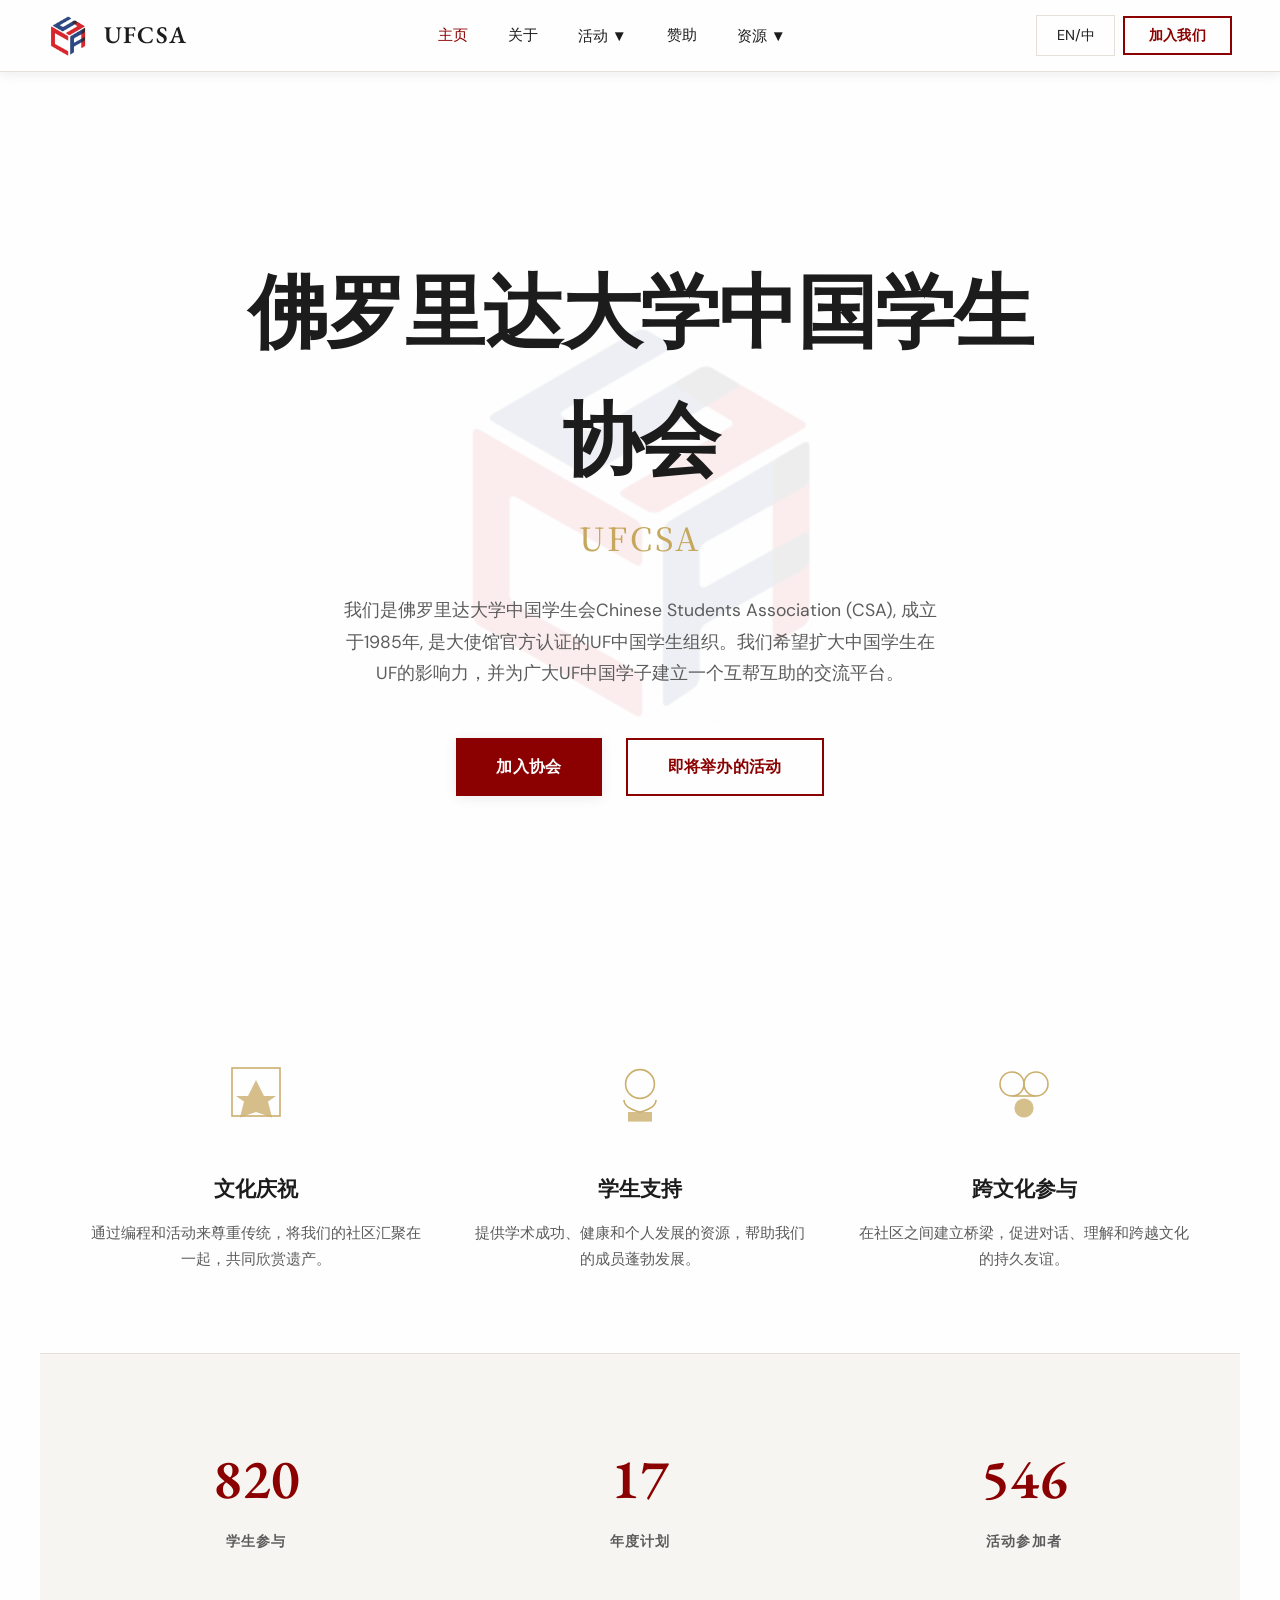
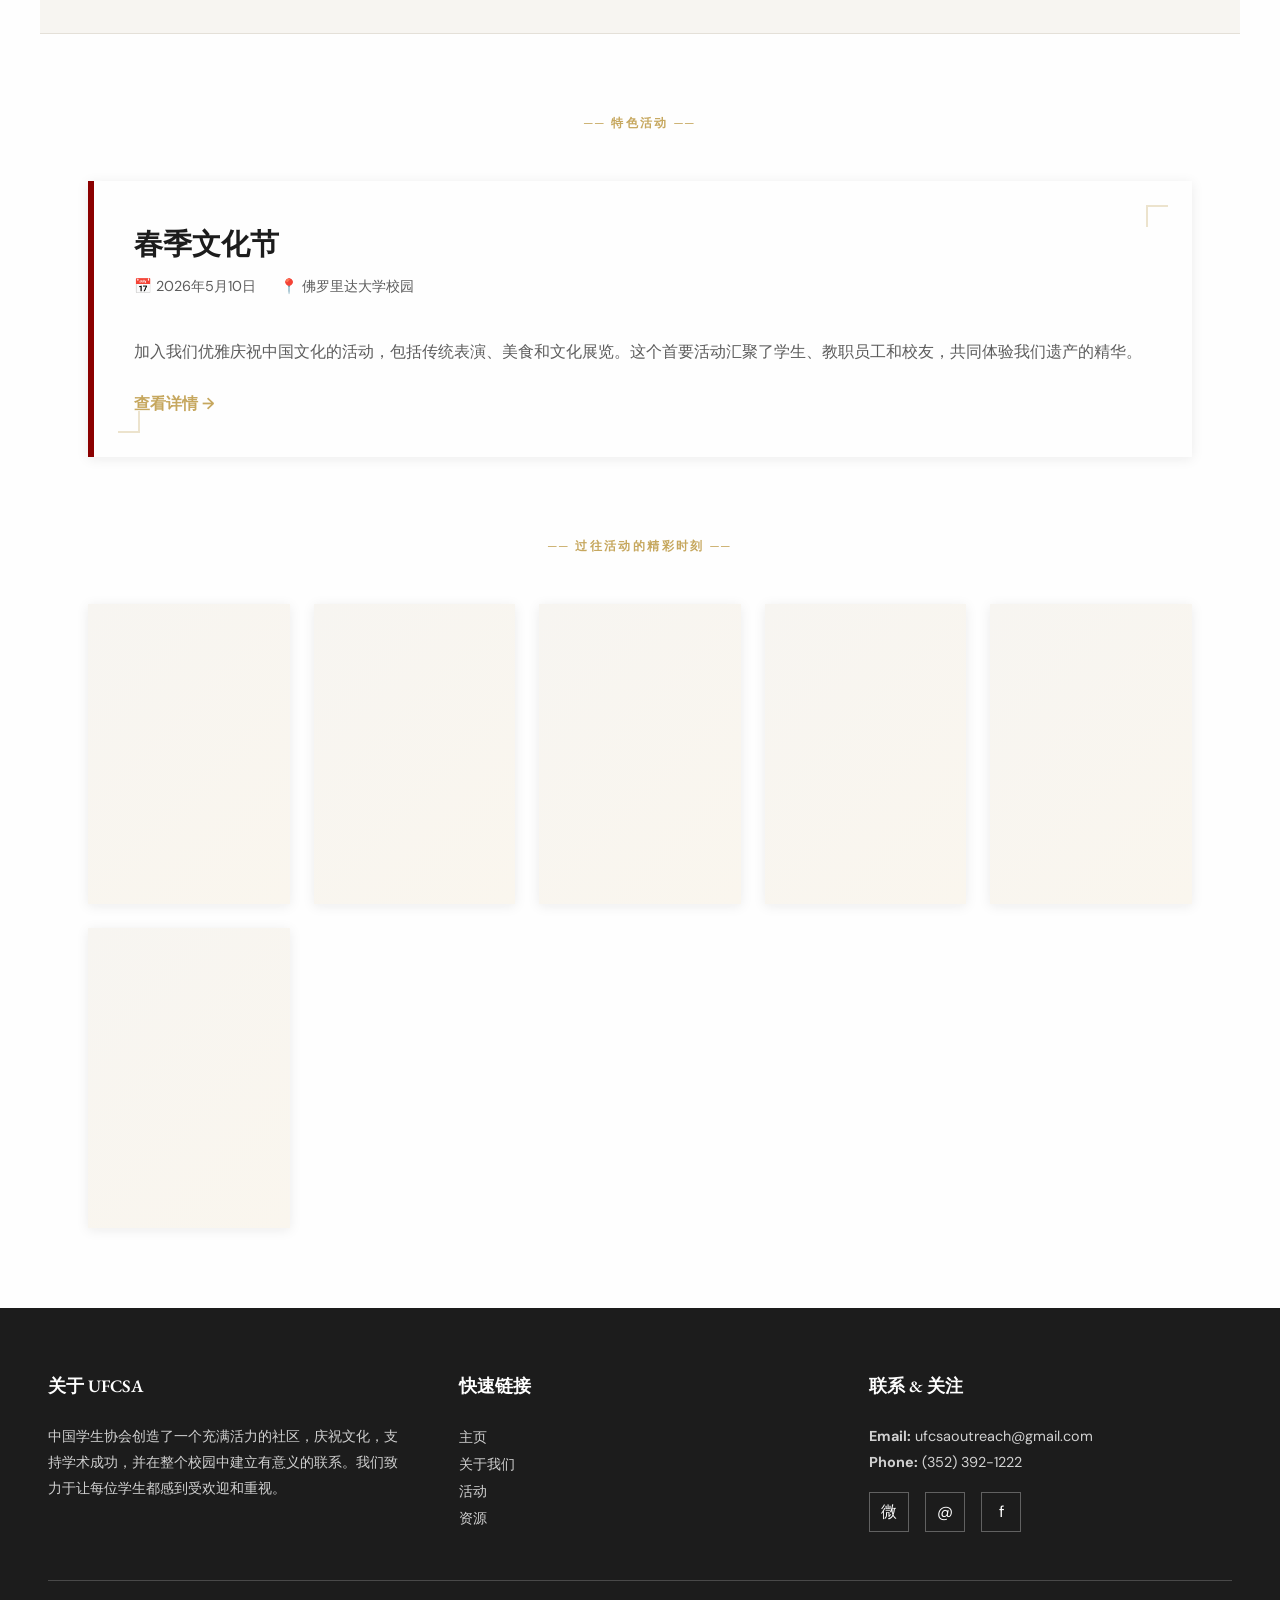
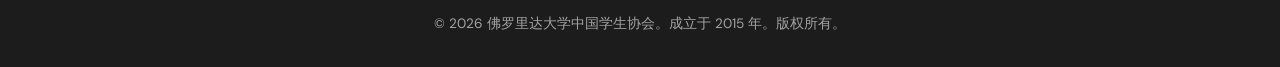
<file: index.html>
<!DOCTYPE html>
<html lang="en">
<head>
    <meta charset="UTF-8">
    <meta name="viewport" content="width=device-width, initial-scale=1.0">
    <meta name="description" content="佛罗里达大学中国学生协会 - 庆祝文化，支持学生，建设社区 | UFCSA">
    <title>佛罗里达大学中国学生协会 | UFCSA</title>
    
    <!-- Google Fonts -->
    <link href="https://fonts.googleapis.com/css2?family=EB+Garamond:wght@400;500;600&family=DM+Sans:wght@400;500;600&family=Noto+Serif+SC:wght@400;500;600&display=swap" rel="stylesheet">
    
    <!-- External Stylesheet -->
    <link rel="stylesheet" href="style.css">
</head>
<body>
    <!-- ═════════════════════════════════════════════
         NAVIGATION
         ═════════════════════════════════════════════ -->
    <nav role="navigation" aria-label="Main navigation">
        <a href="#home" class="nav-left nav-brand" onclick="navigatePage('home'); return false;" aria-label="Go to homepage">
            <img src="logo.png" alt="UFCSA Logo" class="nav-seal">
            <span class="nav-wordmark">UFCSA</span>
        </a>
        
        <div class="nav-center" role="menubar">
            <a data-page="home" role="menuitem" class="nav-link active" onclick="navigatePage('home')" data-en="Home" data-zh="主页">首页</a>
            <a data-page="about" role="menuitem" class="nav-link" onclick="navigatePage('about')" data-en="About" data-zh="关于">关于</a>
            <div class="nav-dropdown">
                <a role="menuitem" class="nav-link" data-page="events" onclick="navigatePage('events'); toggleDropdown(event)" data-en="Events ▼" data-zh="活动 ▼">Events ▼</a>
                <div class="dropdown-menu">
                    <a onclick="navigatePage('gallery'); closeDropdown()" data-en="Gallery" data-zh="相册">Gallery</a>
                    <a onclick="navigatePage('upcoming'); closeDropdown()" data-en="Upcoming Events" data-zh="即将举办的活动">Upcoming Events</a>
                    <a onclick="navigatePage('past'); closeDropdown()" data-en="Past Events" data-zh="过去的活动">Past Events</a>
                </div>
            </div>
            <a data-page="sponsorship" role="menuitem" class="nav-link" onclick="navigatePage('sponsorship')" data-en="Sponsorship" data-zh="赞助">赞助</a>
            <div class="nav-dropdown">
                <a data-page="resources" role="menuitem" class="nav-link" onclick="navigatePage('resources'); toggleDropdown(event)" data-en="Resources ▼" data-zh="资源 ▼">Resources ▼</a>
                <div class="dropdown-menu">
                    <a onclick="navigatePage('resources'); scrollToSection('group-chat'); closeDropdown(); return false;">Student Group Chat</a>
                    <a onclick="navigatePage('resources'); scrollToSection('new-guide'); closeDropdown(); return false;">New Student Guide</a>
                    <a onclick="navigatePage('resources'); scrollToSection('academic-support'); closeDropdown(); return false;">Academic Support</a>
                </div>
            </div>
        </div>
        
        <div class="nav-right">
            <button class="btn-lang" aria-label="Toggle language">EN/中</button>
            <button class="btn-join" aria-label="Join Us button" data-en="Join Us" data-zh="加入我们">加入我们</button>
        </div>
        
        <button class="hamburger" aria-label="Toggle mobile menu" aria-expanded="false">
            <span></span>
            <span></span>
            <span></span>
        </button>
    </nav>
    
    <div class="mobile-menu" role="navigation" aria-label="Mobile navigation">
        <nav style="padding: 0 1.5rem;">
            <a class="nav-link" data-page="home" onclick="navigatePage('home')">首页</a>
            <a class="nav-link" data-page="about" onclick="navigatePage('about')">关于</a>
            <a class="nav-link" onclick="navigatePage('events'); toggleMobileDropdown(event)" data-en="Events ▼" data-zh="活动 ▼">活动 ▼</a>
            <div class="mobile-dropdown-menu" style="display: none; padding-left: 1rem;">
                <a onclick="navigatePage('gallery'); closeDropdown()" data-en="Gallery" data-zh="相册">Gallery</a>
                <a onclick="navigatePage('upcoming'); closeDropdown()" data-en="Upcoming Events" data-zh="即将举办的活动">Upcoming Events</a>
                <a onclick="navigatePage('past'); closeDropdown()" data-en="Past Events" data-zh="过去的活动">Past Events</a>
            </div>
            <a class="nav-link" data-page="sponsorship" onclick="navigatePage('sponsorship')">赞助</a>
            <a class="nav-link" onclick="navigatePage('resources'); toggleMobileDropdown(event)">资源 ▼</a>
            <div class="mobile-dropdown-menu" style="display: none; padding-left: 1rem;">
                <a onclick="navigatePage('resources'); scrollToSection('group-chat'); closeDropdown(); return false;">Student Group Chat</a>
                <a onclick="navigatePage('resources'); scrollToSection('new-guide'); closeDropdown(); return false;">New Student Guide</a>
                <a onclick="navigatePage('resources'); scrollToSection('academic-support'); closeDropdown(); return false;">Academic Support</a>
            </div>
        </nav>
    </div>
    
    <!-- ═════════════════════════════════════════════
         MAIN CONTENT
         ═════════════════════════════════════════════ -->
    <main>
        <!-- PAGE 1: HOME -->
        <section id="page-home" class="page-section active">
            <!-- Hero -->
            <section class="hero">
                <img src="logo.png" alt="UFCSA Logo Watermark" class="hero-watermark">

                <div class="hero-content">
                    <h1 data-en="University of Florida Chinese Student Association" data-zh="佛罗里达大学中国学生协会">佛罗里达大学中国学生协会</h1>
                    <div class="subtitle-zh" data-en="UFCSA" data-zh="UFCSA">UFCSA</div>
                    <p data-en="We are the University of Florida Chinese Students Association (CSA). Founded in 1985, we are the official UF Chinese student organization certified by the Embassy. We hope to expand the influence of Chinese students at UF and build a platform for mutual support and communication for all Chinese students at UF." data-zh="我们是佛罗里达大学中国学生会Chinese Students Association (CSA), 成立于1985年, 是大使馆官方认证的UF中国学生组织。我们希望扩大中国学生在UF的影响力，并为广大UF中国学子建立一个互帮互助的交流平台。"> 我们是佛罗里达大学中国学生会Chinese Students Association (CSA), 成立于1985年, 是大使馆官方认证的UF中国学生组织。我们希望扩大中国学生在UF的影响力，并为广大UF中国学子建立一个互帮互助的交流平台。</p>
                    <div class="hero-buttons">
                        <button class="btn-primary btn-join-hero" data-en="Join the Association" data-zh="加入协会">加入协会</button>
                        <button class="btn-secondary" onclick="navigatePage('events')" data-en="Upcoming Events" data-zh="即将举办的活动">即将举办的活动</button>
                    </div>
                </div>
            </section>
            
            <!-- Mission Strip -->
            <section class="mission-strip">
                <div class="mission-column">
                    <svg class="mission-icon" viewBox="0 0 100 100" xmlns="http://www.w3.org/2000/svg">
                        <rect x="20" y="20" width="60" height="60" fill="none" stroke="#C6A75E" stroke-width="2"/>
                        <path d="M50 35 L60 55 L75 55 L65 62 L70 82 L50 75 L30 82 L35 62 L25 55 L40 55 Z" fill="#C6A75E" opacity="0.8"/>
                    </svg>
                    <h3 data-en="Cultural Celebration" data-zh="文化庆祝">文化庆祝</h3>
                    <p data-en="Honoring traditions through programming and events that bring our community together in shared appreciation of heritage." data-zh="通过编程和活动来尊重传统，将我们的社区汇聚在一起，共同欣赏遗产。">通过编程和活动来尊重传统，将我们的社区汇聚在一起，共同欣赏遗产。</p>
                </div>

                <div class="mission-column">
                    <svg class="mission-icon" viewBox="0 0 100 100" xmlns="http://www.w3.org/2000/svg">
                        <circle cx="50" cy="40" r="18" fill="none" stroke="#C6A75E" stroke-width="2"/>
                        <path d="M30 60 Q30 70 50 75 Q70 70 70 60" fill="none" stroke="#C6A75E" stroke-width="2"/>
                        <rect x="35" y="75" width="30" height="12" fill="#C6A75E" opacity="0.8"/>
                    </svg>
                    <h3 data-en="Student Support" data-zh="学生支持">学生支持</h3>
                    <p data-en="Providing resources for academic success, wellness, and personal development to help our members thrive." data-zh="提供学术成功、健康和个人发展的资源，帮助我们的成员蓬勃发展。">提供学术成功、健康和个人发展的资源，帮助我们的成员蓬勃发展。</p>
                </div>

                <div class="mission-column">
                    <svg class="mission-icon" viewBox="0 0 100 100" xmlns="http://www.w3.org/2000/svg">
                        <circle cx="35" cy="40" r="15" fill="none" stroke="#C6A75E" stroke-width="2"/>
                        <circle cx="65" cy="40" r="15" fill="none" stroke="#C6A75E" stroke-width="2"/>
                        <path d="M35 55 L65 55" stroke="#C6A75E" stroke-width="2"/>
                        <circle cx="50" cy="70" r="12" fill="#C6A75E" opacity="0.8"/>
                    </svg>
                    <h3 data-en="Cross-Cultural Engagement" data-zh="跨文化参与">跨文化参与</h3>
                    <p data-en="Building bridges between communities to foster dialogue, understanding, and lasting friendships across cultures." data-zh="在社区之间建立桥梁，促进对话、理解和跨越文化的持久友谊。">在社区之间建立桥梁，促进对话、理解和跨越文化的持久友谊。</p>
                </div>
            </section>
            
            <!-- Statistics -->
            <section class="statistics">
                <div class="stat-item">
                    <h2 data-target="1200" class="stat-counter">0</h2>
                    <p data-en="Students Engaged" data-zh="学生参与">学生参与</p>
                </div>
                <div class="stat-item">
                    <h2 data-target="25" class="stat-counter">0</h2>
                    <p data-en="Annual Programs" data-zh="年度计划">年度计划</p>
                </div>
                <div class="stat-item">
                    <h2 data-target="800" class="stat-counter">0</h2>
                    <p data-en="Event Attendance" data-zh="活动参加者">活动参加者</p>
                </div>
            </section>
            
            <!-- Featured Event -->
            <section class="featured-event-section">
                <div class="section-label">── 特色活动 ──</div>
                <div class="featured-event-card">
                    <div class="event-header">
                        <div class="event-info">
                            <h3 data-en="Annual Spring Celebration" data-zh="春季文化节">春季文化节</h3>
                            <div class="event-meta">
                                <span data-en="📅 May 10, 2026" data-zh="📅 2026年5月10日">📅 2026年5月10日</span>
                                <span data-en="📍 UF Campus" data-zh="📍 佛罗里达大学校园">📍 佛罗里达大学校园</span>
                            </div>
                        </div>
                    </div>
                    <p data-en="Join us for an elegant celebration of Chinese culture featuring traditional performances, gourmet cuisine, and cultural exhibitions. This premier event brings together students, faculty, and alumni to experience the best of our heritage." data-zh="加入我们优雅庆祝中国文化的活动，包括传统表演、美食和文化展览。这个首要活动汇聚了学生、教职员工和校友，共同体验我们遗产的精华。">加入我们优雅庆祝中国文化的活动，包括传统表演、美食和文化展览。这个首要活动汇聚了学生、教职员工和校友，共同体验我们遗产的精华。</p>
                    <a class="event-link" onclick="navigatePage('events')" data-en="View Details →" data-zh="查看详情 →">查看详情 →</a>
                </div>
            </section>
            
            <!-- Gallery Preview -->
            <section class="gallery-preview">
                <div class="section-label">── 过往活动的精彩时刻 ──</div>
                <div class="gallery-grid">
                    <div class="gallery-item">
                        <div class="gallery-item-overlay">
                            <div class="gallery-caption" data-en="Mid-Autumn Festival" data-zh="中秋节">中秋节</div>
                        </div>
                    </div>
                    <div class="gallery-item">
                        <div class="gallery-item-overlay">
                            <div class="gallery-caption" data-en="Lunar New Year Celebration" data-zh="春节庆祝">春节庆祝</div>
                        </div>
                    </div>
                    <div class="gallery-item">
                        <div class="gallery-item-overlay">
                            <div class="gallery-caption" data-en="Cultural Workshop" data-zh="文化工作坊">文化工作坊</div>
                        </div>
                    </div>
                    <div class="gallery-item">
                        <div class="gallery-item-overlay">
                            <div class="gallery-caption" data-en="Community Potluck" data-zh="社区聚餐">社区聚餐</div>
                        </div>
                    </div>
                    <div class="gallery-item">
                        <div class="gallery-item-overlay">
                            <div class="gallery-caption" data-en="Language Exchange" data-zh="语言交流">语言交流</div>
                        </div>
                    </div>
                    <div class="gallery-item">
                        <div class="gallery-item-overlay">
                            <div class="gallery-caption" data-en="Spring Celebration Highlights" data-zh="春季庆祝精彩">春季庆祝精彩</div>
                        </div>
                    </div>
                </div>
            </section>
        </section>
        
        <!-- PAGE 2: ABOUT -->
        <section id="page-about" class="page-section">
            <!-- Mission & Vision -->
            <section class="mission-vision">
                <div>
                    <h2 data-en="Our Mission" data-zh="我们的使命">我们的使命</h2>
                    <p data-en="The Chinese Student Association is dedicated to creating an inclusive community where students of all backgrounds can celebrate, learn, and grow together. We honor Chinese cultural traditions while fostering meaningful connections across our diverse campus through cultural events, educational programs, and community service." data-zh="中国学生协会致力于创建一个包容性社区，让各种背景的学生可以一起庆祝、学习和成长。我们尊重中国文化传统，同时通过文化活动、教育计划和社区服务在我们多元化的校园中建立有意义的联系。">中国学生协会致力于创建一个包容性社区，让各种背景的学生可以一起庆祝、学习和成长。我们尊重中国文化传统，同时通过文化活动、教育计划和社区服务在我们多元化的校园中建立有意义的联系。</p>
                </div>
                <div>
                    <h2 data-en="Our Vision" data-zh="我们的愿景">我们的愿景</h2>
                    <p data-en="We envision a vibrant campus community where cultural exchange thrives, where students feel supported in their academic and personal journeys, and where the richness of Chinese heritage is appreciated and respected by all. Through intentional programming and meaningful dialogue, we aim to strengthen bonds within our community and across the entire university." data-zh="我们憧憬一个充满活力的校园社区，其中文化交流蓬勃发展，学生在学术和个人旅程中感受到支持，中国遗产的丰富内涵得到所有人的欣赏和尊重。通过有意的编程和有意义的对话，我们旨在加强我们社区内部和整个大学之间的纽带。">我们憧憬一个充满活力的校园社区，其中文化交流蓬勃发展，学生在学术和个人旅程中感受到支持，中国遗产的丰富内涵得到所有人的欣赏和尊重。通过有意的编程和有意义的对话，我们旨在加强我们社区内部和整个大学之间的纽带。</p>
                </div>
            </section>
            
            <!-- Timeline -->
            <section class="timeline">
                <h2 data-en="Organizational History" data-zh="组织历史">组织历史</h2>
                <div class="timeline-item">
                    <div class="timeline-date">
                        <strong>2015</strong>
                    </div>
                    <div class="timeline-content">
                        <h3 data-en="Founded" data-zh="成立">成立</h3>
                        <p data-en="Chinese Student Association established with a small group of dedicated students seeking to build community and celebrate heritage on campus." data-zh="中国学生协会由一小群致力于在校园内建立社区和庆祝遗产的学生创立。">中国学生协会由一小群致力于在校园内建立社区和庆祝遗产的学生创立。</p>
                    </div>
                </div>
                <div class="timeline-item">
                    <div class="timeline-date">
                        <strong>2018</strong>
                    </div>
                    <div class="timeline-content">
                        <h3 data-en="First Annual Spring Celebration" data-zh="首届春季庆祝">首届春季庆祝</h3>
                        <p data-en="Launch of our signature event, attracting over 300 attendees and becoming a hallmark of our programming." data-zh="我们标志性活动的推出，吸引了300多位参与者，成为我们编程的标志。">我们标志性活动的推出，吸引了300多位参与者，成为我们编程的标志。</p>
                    </div>
                </div>
                <div class="timeline-item">
                    <div class="timeline-date">
                        <strong>2020</strong>
                    </div>
                    <div class="timeline-content">
                        <h3 data-en="Committee Expansion" data-zh="委员会扩展">委员会扩展</h3>
                        <p data-en="Introduced formalized committee structure to better serve our growing membership." data-zh="引入了正式的委员会结构，以更好地为我们不断增长的成员提供服务。">引入了正式的委员会结构，以更好地为我们不断增长的成员提供服务。</p>
                    </div>
                </div>
                <div class="timeline-item">
                    <div class="timeline-date">
                        <strong>2023</strong>
                    </div>
                    <div class="timeline-content">
                        <h3 data-en="Campus Recognition" data-zh="校园认可">校园认可</h3>
                        <p data-en="Received formal recognition as a key cultural organization on campus." data-zh="被正式认可为校园内的主要文化组织。">被正式认可为校园内的主要文化组织。</p>
                    </div>
                </div>
                <div class="timeline-item">
                    <div class="timeline-date">
                        <strong>2025</strong>
                    </div>
                    <div class="timeline-content">
                        <h3 data-en="Strategic Partnerships" data-zh="战略伙伴关系">战略伙伴关系</h3>
                        <p data-en="Established partnerships with academic departments and community organizations." data-zh="与学术部门和社区组织建立了伙伴关系。">与学术部门和社区组织建立了伙伴关系。</p>
                    </div>
                </div>
            </section>
            
            <!-- Executive Board -->
            <section class="executive-board">
                <h2 data-en="Executive Board" data-zh="执行委员会">执行委员会</h2>
                <div class="board-grid">
                    <div class="board-member">
                        <div class="board-portrait"></div>
                        <h4>王明</h4>
                        <p data-en="President" data-zh="主席">主席</p>
                    </div>
                    <div class="board-member">
                        <div class="board-portrait"></div>
                        <h4>李思</h4>
                        <p data-en="Vice President" data-zh="副主席">副主席</p>
                    </div>
                    <div class="board-member">
                        <div class="board-portrait"></div>
                        <h4>张诗</h4>
                        <p data-en="Treasurer" data-zh="财务">财务</p>
                    </div>
                    <div class="board-member">
                        <div class="board-portrait"></div>
                        <h4>陈浩</h4>
                        <p data-en="Secretary" data-zh="秘书">秘书</p>
                    </div>
                    <div class="board-member">
                        <div class="board-portrait"></div>
                        <h4>刘晓</h4>
                        <p data-en="Events Coordinator" data-zh="活动协调员">活动协调员</p>
                    </div>
                    <div class="board-member">
                        <div class="board-portrait"></div>
                        <h4>杨林</h4>
                        <p data-en="Outreach Lead" data-zh="外联负责人">外联负责人</p>
                    </div>
                </div>
            </section>
            
            <!-- Committees -->
            <section class="committees-table">
                <h2 style="text-align: center; margin-bottom: 2rem;">Our Committees</h2>
                <table>
                    <thead>
                        <tr>
                            <th>Committee</th>
                            <th>Scope</th>
                            <th>Lead</th>
                            <th>Open Positions</th>
                        </tr>
                    </thead>
                    <tbody>
                        <tr>
                            <td><strong>Cultural Events</strong></td>
                            <td>Plans and executes signature events including the Spring Gala, Lunar New Year celebrations, and festival programming that honors Chinese traditions and brings community together.</td>
                            <td>Emily Xu</td>
                            <td>2 Coordinators</td>
                        </tr>
                        <tr>
                            <td><strong>Academic Support</strong></td>
                            <td>Provides peer tutoring, study groups, and mentorship programs connecting students with academic resources and fostering intellectual development across all disciplines.</td>
                            <td>Sarah Kim</td>
                            <td>3 Mentors</td>
                        </tr>
                        <tr>
                            <td><strong>Community Outreach</strong></td>
                            <td>Engages with broader campus and local communities through service projects, cultural education, and collaborative programming that strengthens relationships and builds understanding.</td>
                            <td>Nathan Tang</td>
                            <td>4 Volunteers</td>
                        </tr>
                        <tr>
                            <td><strong>Wellness & Social</strong></td>
                            <td>Organizes social gatherings, wellness workshops, and support networks that prioritize member health, belonging, and personal well-being within a caring community environment.</td>
                            <td>Jessica Park</td>
                            <td>2 Coordinators</td>
                        </tr>
                    </tbody>
                </table>
            </section>
            
            <!-- Partners -->
            <section class="partners">
                <h2>Our Partners</h2>
                <div class="partners-grid">
                    <div class="partner-logo">International Office</div>
                    <div class="partner-logo">Student Life</div>
                    <div class="partner-logo">Diversity Center</div>
                    <div class="partner-logo">Academic Affairs</div>
                    <div class="partner-logo">Career Services</div>
                    <div class="partner-logo">Community Partners</div>
                </div>
            </section>
        </section>
        
        <!-- PAGE 3: EVENTS -->
        <section id="page-events" class="page-section">
            <div class="events-hub" style="max-width: 1200px; margin: 3rem auto; padding: 0 3rem; text-align: center;">
                <h1 style="font-family: var(--font-display); font-size: 2.5rem; color: var(--color-ink); margin-bottom: 2rem; font-weight: 600;" data-en="Events Hub" data-zh="活动中心">活动中心</h1>
                <p style="color: var(--color-subtext); font-size: 1.1rem; margin-bottom: 3rem;" data-en="Explore our gallery, upcoming events, and past celebrations" data-zh="浏览我们的相册、即将举办的活动和过去的庆祝">浏览我们的相册、即将举办的活动和过去的庆祝</p>

                <div style="display: grid; grid-template-columns: repeat(auto-fit, minmax(250px, 1fr)); gap: 2rem;">
                    <div class="hub-card" onclick="navigatePage('gallery')" style="cursor: pointer; background-color: var(--bg-secondary); padding: 2rem; border: 1px solid var(--color-border); transition: all 0.3s ease;">
                        <h3 style="font-family: var(--font-display); font-size: 1.5rem; color: var(--color-ink); margin-bottom: 1rem; font-weight: 600;">📸 <span data-en="Gallery" data-zh="相册">相册</span></h3>
                        <p style="color: var(--color-subtext); margin-bottom: 1.5rem;" data-en="View moments from past events and celebrations" data-zh="查看过去活动和庆祝的精彩时刻">查看过去活动和庆祝的精彩时刻</p>
                        <a style="color: var(--color-gold); font-weight: 600; text-decoration: none;" data-en="View Gallery →" data-zh="查看相册 →">查看相册 →</a>
                    </div>

                    <div class="hub-card" onclick="navigatePage('upcoming')" style="cursor: pointer; background-color: var(--bg-secondary); padding: 2rem; border: 1px solid var(--color-border); transition: all 0.3s ease;">
                        <h3 style="font-family: var(--font-display); font-size: 1.5rem; color: var(--color-ink); margin-bottom: 1rem; font-weight: 600;">📅 <span data-en="Upcoming Events" data-zh="即将举办的活动">即将举办的活动</span></h3>
                        <p style="color: var(--color-subtext); margin-bottom: 1.5rem;" data-en="Discover what's coming next" data-zh="发现接下来会发生什么">发现接下来会发生什么</p>
                        <a style="color: var(--color-gold); font-weight: 600; text-decoration: none;" data-en="See Events →" data-zh="查看活动 →">查看活动 →</a>
                    </div>

                    <div class="hub-card" onclick="navigatePage('past')" style="cursor: pointer; background-color: var(--bg-secondary); padding: 2rem; border: 1px solid var(--color-border); transition: all 0.3s ease;">
                        <h3 style="font-family: var(--font-display); font-size: 1.5rem; color: var(--color-ink); margin-bottom: 1rem; font-weight: 600;">📚 <span data-en="Past Events" data-zh="过去的活动">过去的活动</span></h3>
                        <p style="color: var(--color-subtext); margin-bottom: 1.5rem;" data-en="Explore our event history" data-zh="浏览我们的活动历史">浏览我们的活动历史</p>
                        <a style="color: var(--color-gold); font-weight: 600; text-decoration: none;" data-en="View Archive →" data-zh="查看存档 →">查看存档 →</a>
                    </div>
                </div>
            </div>
        </section>
        
        <!-- PAGE 3A: GALLERY -->
        <section id="page-gallery" class="page-section">
            <section class="gallery-preview" style="margin-top: 2rem;">
                <div class="section-label">── GALLERY ──</div>
                <div class="gallery-grid">
                    <div class="gallery-item">
                        <div class="gallery-item-overlay">
                            <div class="gallery-caption">Mid-Autumn Festival</div>
                        </div>
                    </div>
                    <div class="gallery-item">
                        <div class="gallery-item-overlay">
                            <div class="gallery-caption">Lunar New Year Celebration</div>
                        </div>
                    </div>
                    <div class="gallery-item">
                        <div class="gallery-item-overlay">
                            <div class="gallery-caption">Cultural Workshop</div>
                        </div>
                    </div>
                    <div class="gallery-item">
                        <div class="gallery-item-overlay">
                            <div class="gallery-caption">Community Potluck</div>
                        </div>
                    </div>
                    <div class="gallery-item">
                        <div class="gallery-item-overlay">
                            <div class="gallery-caption">Language Exchange</div>
                        </div>
                    </div>
                    <div class="gallery-item">
                        <div class="gallery-item-overlay">
                            <div class="gallery-caption">Spring Gala Highlights</div>
                        </div>
                    </div>
                </div>
            </section>
            <div style="max-width: 1200px; margin: 3rem auto; padding: 0 3rem; text-align: center;">
                <button class="btn-secondary" onclick="navigatePage('events')" style="margin-top: 2rem;">← Back to Events Hub</button>
            </div>
        </section>
        
        <!-- PAGE 3B: UPCOMING EVENTS -->
        <section id="page-upcoming" class="page-section">
            <div class="events-container">
                <h2 style="font-family: var(--font-display); font-size: 2rem; color: var(--color-ink); margin: 3rem 0 2rem; text-align: center; font-weight: 600;">── UPCOMING EVENTS ──</h2>
                
                <div class="event-card" data-category="upcoming">
                    <div class="event-date-badge">April 19</div>
                    <div class="event-card-body">
                        <span class="event-category">Signature</span>
                        <h3>Annual Spring Gala</h3>
                        <div class="event-location">📍 Grand Ballroom, University Center</div>
                        <div class="event-description">Our premier annual celebration featuring traditional performances, gourmet Chinese cuisine, cultural exhibitions, and networking opportunities. Formal attire required. This elegant evening brings together students, faculty, alumni, and community partners.</div>
                    </div>
                </div>
                
                <div class="event-card" data-category="upcoming">
                    <div class="event-date-badge">April 6</div>
                    <div class="event-card-body">
                        <span class="event-category">Workshop</span>
                        <h3>Chinese Calligraphy Masterclass</h3>
                        <div class="event-location">📍 Art Studio, Building C</div>
                        <div class="event-description">Learn the art of traditional Chinese calligraphy from a visiting master calligrapher. Discover the history, techniques, and philosophy behind this ancient art form. All skill levels welcome. Materials provided.</div>
                    </div>
                </div>
                
                <div class="event-card" data-category="upcoming">
                    <div class="event-date-badge">May 3</div>
                    <div class="event-card-body">
                        <span class="event-category">Social</span>
                        <h3>Community Potluck & Game Night</h3>
                        <div class="event-location">📍 Student Center, Room 150</div>
                        <div class="event-description">Join us for an evening of food, laughter, and friendly competition. Bring your favorite dish to share and enjoy traditional games, card games, and conversation. Open to all students and community members.</div>
                    </div>
                </div>
                
                <h3 style="font-family: var(--font-display); font-size: 1.5rem; color: var(--color-ink); margin: 3rem 0 2rem; font-weight: 600;">── SIGNATURE EVENTS ──</h3>
                
                <div class="signature-event-card" data-category="signature">
                    <h3>Annual Spring Gala</h3>
                    <p>Our flagship event celebrating Chinese culture with traditional music and dance performances, authentic cuisine, cultural displays, and a formal evening that honors our heritage and builds community.</p>
                    <p style="margin-bottom: 0;"><strong>Held annually:</strong> April • ~500 attendees • Formal attire</p>
                </div>
                
                <div class="signature-event-card" data-category="signature">
                    <h3>Lunar New Year Celebration</h3>
                    <p>A vibrant festival featuring traditional performances, lion dances, cultural activities for all ages, festive decorations, and special cuisine. This colorful event welcomes the new year in style and brings our entire campus community together.</p>
                    <p style="margin-bottom: 0;"><strong>Held annually:</strong> February • Open to campus</p>
                </div>
                
                <div class="signature-event-card" data-category="signature">
                    <h3>Mid-Autumn Festival</h3>
                    <p>Celebrate the harvest moon with traditional moon cakes, lantern displays, cultural performances, and outdoor festivities. This cherished event honors tradition while creating memorable moments for students and families.</p>
                    <p style="margin-bottom: 0;"><strong>Held annually:</strong> September/October • Family-friendly</p>
                </div>
                
                <div style="text-align: center; margin-top: 3rem;">
                    <button class="btn-secondary" onclick="navigatePage('events')">← Back to Events Hub</button>
                </div>
            </div>
        </section>
        
        <!-- PAGE 3C: PAST EVENTS -->
        <section id="page-past" class="page-section">
            <div class="events-container">
                <h2 style="font-family: var(--font-display); font-size: 2rem; color: var(--color-ink); margin: 3rem 0 2rem; text-align: center; font-weight: 600;">── PAST EVENTS ARCHIVE ──</h2>
                
                <div class="past-archive">
                    <table>
                        <thead>
                            <tr>
                                <th>Year</th>
                                <th>Event Name</th>
                                <th>Attendance</th>
                            </tr>
                        </thead>
                        <tbody>
                            <tr>
                                <td>2025</td>
                                <td>Spring Gala: A Night of Heritage</td>
                                <td>480 attendees</td>
                            </tr>
                            <tr>
                                <td>2025</td>
                                <td>Lunar New Year Festival</td>
                                <td>650 attendees</td>
                            </tr>
                            <tr>
                                <td>2024</td>
                                <td>Mid-Autumn Celebration</td>
                                <td>420 attendees</td>
                            </tr>
                            <tr>
                                <td>2024</td>
                                <td>Annual Spring Gala</td>
                                <td>510 attendees</td>
                            </tr>
                            <tr>
                                <td>2024</td>
                                <td>Cultural Language Exchange</td>
                                <td>185 attendees</td>
                            </tr>
                            <tr>
                                <td>2023</td>
                                <td>Spring Gala: Celebrating Excellence</td>
                                <td>465 attendees</td>
                            </tr>
                        </tbody>
                    </table>
                </div>
                
                <div style="text-align: center; margin-top: 3rem;">
                    <button class="btn-secondary" onclick="navigatePage('events')">← Back to Events Hub</button>
                </div>
            </div>
        </section>
        
        <!-- PAGE 4: SPONSORSHIP -->
        <section id="page-sponsorship" class="page-section">
            <!-- Hero -->
            <section class="sponsorship-hero hero">
                <h1>Sponsorship &amp; Partnership</h1>
                <div class="subtitle-zh">合作与支持</div>
                <p>The Chinese Student Association welcomes partnerships with organizations who share our commitment to cultural education, student development, and community engagement.
Through structured programming and responsible stewardship, we offer sponsors meaningful visibility within a thoughtful academic setting.</p>
                <div class="hero-buttons">
                    <button class="btn-primary">Request Sponsorship Packet</button>
                    <button class="btn-secondary">Contact Partnerships Committee</button>
                </div>
            </section>

            <!-- Why Partner With CSA -->
            <section class="why-partner">
                <h2>Why Partner With CSA</h2>
                <div class="why-grid">
                    <div class="why-item">
                        <h3>Cultural Impact</h3>
                        <p>CSA hosts curated programs reaching 9,000+ students annually across cultural, academic, and community initiatives.</p>
                    </div>
                    <div class="why-item">
                        <h3>Academic Alignment</h3>
                        <p>Our events are designed in coordination with campus departments and uphold university standards of professionalism and inclusivity.</p>
                    </div>
                    <div class="why-item">
                        <h3>Long-Term Visibility</h3>
                        <p>Sponsors benefit from recurring exposure through signature events, formal galas, and educational programming.</p>
                    </div>
                </div>
            </section>

            <!-- Sponsorship Tiers -->
            <section class="sponsorship-tiers">
                <h2>Sponsorship Tiers</h2>
                <div class="tier-divider"></div>
                <table class="tier-table">
                    <thead>
                        <tr>
                            <th>Tier</th>
                            <th>Contribution</th>
                            <th>Benefits</th>
                        </tr>
                    </thead>
                    <tbody>
                        <tr>
                            <td>Title Sponsor</td>
                            <td>$5,000+</td>
                            <td>Logo placement at signature events, stage acknowledgment, program feature, social recognition, booth opportunity</td>
                        </tr>
                        <tr>
                            <td>Gold Sponsor</td>
                            <td>$2,500</td>
                            <td>Event banner placement, digital promotion, verbal recognition</td>
                        </tr>
                        <tr>
                            <td>Silver Sponsor</td>
                            <td>$1,000</td>
                            <td>Website recognition and event program listing</td>
                        </tr>
                        <tr>
                            <td>Community Partner</td>
                            <td>In-kind</td>
                            <td>Collaborative branding and shared programming</td>
                        </tr>
                    </tbody>
                </table>
                <div class="tier-divider"></div>
            </section>

            <!-- Signature Event Exposure -->
            <section class="signature-exposure">
                <h2>Signature Event Exposure</h2>
                <div class="signature-card">
                    <h3>Autumn Cultural Gala</h3>
                    <ul>
                        <li>500+ attendees</li>
                        <li>Formal stage recognition</li>
                        <li>Program booklet logo placement</li>
                        <li>VIP seating opportunity</li>
                    </ul>
                </div>
                <div class="signature-card">
                    <h3>Spring Lantern Evening</h3>
                    <ul>
                        <li>300+ attendees</li>
                        <li>Interactive sponsor table option</li>
                        <li>Featured mention in promotional materials</li>
                    </ul>
                </div>
            </section>

            <!-- Audience & Reach -->
            <section class="statistics sponsorship-stats">
                <div class="stat-item">
                    <h2 data-target="9000" class="stat-counter">0</h2>
                    <p>Students Engaged Annually</p>
                </div>
                <div class="stat-item">
                    <h2 data-target="15" class="stat-counter">0</h2>
                    <p>Programs Each Year</p>
                </div>
                <div class="stat-item">
                    <h2 data-target="500" class="stat-counter">0</h2>
                    <p>Gala Attendance</p>
                </div>
            </section>

            <!-- Testimonials -->
            <section class="testimonial-section">
                <p>“Our partnership with CSA provided meaningful engagement with students in an academic and culturally respectful setting.”</p>
                <div class="testimonial-attribution">— Campus Cultural Center</div>
            </section>

            <!-- Contact Section -->
            <section class="contact-section">
                <h2>Partnerships Committee</h2>
                <p><strong>Lead:</strong> Director of Partnerships</p>
                <p><strong>Email:</strong> <a href="mailto:partnerships@csa-university.edu">partnerships@csa-university.edu</a></p>
                <div class="hero-buttons" style="justify-content: center; margin-top: 1.5rem;">
                    <button class="btn-primary">Download Sponsorship Packet</button>
                    <button class="btn-secondary">Schedule Consultation</button>
                </div>
            </section>
        </section>
        
        <!-- PAGE 5: RESOURCES -->
        <section id="page-resources" class="page-section">
            <div class="resources-container">
                <h1>Resources & Support</h1>
                
                <!-- Section anchors for dropdown navigation -->
                <section id="group-chat" style="margin-top:2rem;">
                    <h2>Student Group Chat</h2>
                    <p>Join our official student group chats on campus platforms to stay informed, connect with peers, and coordinate study sessions or events.</p>
                </section>
                <section id="new-guide" style="margin-top:2rem;">
                    <h2>New Student Guide</h2>
                    <p>Essential information for navigating campus life, meeting other students, and taking advantage of university resources.</p>
                </section>
                <section id="academic-support" style="margin-top:2rem;">
                    <h2>Academic Support</h2>
                    <p>Connect with peer tutors, access study resources, and join collaborative learning groups across all academic disciplines.</p>
                </section>
                
                <div class="resource-grid">
                    <div class="resource-card">
                        <svg class="resource-icon" viewBox="0 0 100 100" xmlns="http://www.w3.org/2000/svg">
                            <rect x="15" y="20" width="70" height="60" fill="none" stroke="#8B0000" stroke-width="2" rx="4"/>
                            <line x1="25" y1="35" x2="75" y2="35" stroke="#8B0000" stroke-width="1.5"/>
                            <line x1="25" y1="45" x2="75" y2="45" stroke="#8B0000" stroke-width="1.5"/>
                            <line x1="25" y1="55" x2="65" y2="55" stroke="#8B0000" stroke-width="1.5"/>
                        </svg>
                        <h3>Academic Support</h3>
                        <p>Connect with peer tutors, access study resources, and join collaborative learning groups across all academic disciplines.</p>
                        <div class="resource-content">
                            <p>We offer:</p>
                            <p>• Peer tutoring in mathematics, sciences, languages, and humanities</p>
                            <p>• Study groups organized by major and course level</p>
                            <p>• Academic success workshops addressing exam preparation, research, and writing</p>
                            <p>• Mentorship connecting you with experienced students in your field</p>
                        </div>
                    </div>
                    
                    <div class="resource-card">
                        <svg class="resource-icon" viewBox="0 0 100 100" xmlns="http://www.w3.org/2000/svg">
                            <path d="M50 20 Q70 30 70 50 Q70 70 50 80 Q30 70 30 50 Q30 30 50 20" fill="none" stroke="#8B0000" stroke-width="2"/>
                            <circle cx="50" cy="50" r="8" fill="#8B0000"/>
                            <line x1="50" y1="42" x2="50" y2="58" stroke="#8B0000" stroke-width="2"/>
                            <line x1="42" y1="50" x2="58" y2="50" stroke="#8B0000" stroke-width="2"/>
                        </svg>
                        <h3>New Student Guide</h3>
                        <p>Essential information for navigating campus life, meeting other students, and taking advantage of university resources.</p>
                        <div class="resource-content">
                            <p>Explore:</p>
                            <p>• Campus map and essential locations</p>
                            <p>• Orientation events and welcome programs</p>
                            <p>• Housing, dining, and student services</p>
                            <p>• Getting involved on campus and finding your community</p>
                        </div>
                    </div>
                    
                    <div class="resource-card">
                        <svg class="resource-icon" viewBox="0 0 100 100" xmlns="http://www.w3.org/2000/svg">
                            <path d="M30 35 L50 50 L70 35" fill="none" stroke="#8B0000" stroke-width="2" stroke-linecap="round"/>
                            <path d="M30 50 L50 65 L70 50" fill="none" stroke="#8B0000" stroke-width="2" stroke-linecap="round"/>
                            <circle cx="50" cy="50" r="30" fill="none" stroke="#8B0000" stroke-width="1.5" opacity="0.3"/>
                        </svg>
                        <h3>Career Development</h3>
                        <p>Resources for resume building, interview preparation, internship opportunities, and professional networking.</p>
                        <div class="resource-content">
                            <p>We support:</p>
                            <p>• Career exploration and interest assessment</p>
                            <p>• Resume and cover letter workshops</p>
                            <p>• Interview preparation and practice</p>
                            <p>• Networking with alumni and industry professionals</p>
                        </div>
                    </div>
                    
                    <div class="resource-card">
                        <svg class="resource-icon" viewBox="0 0 100 100" xmlns="http://www.w3.org/2000/svg">
                            <circle cx="50" cy="45" r="20" fill="none" stroke="#8B0000" stroke-width="2"/>
                            <path d="M35 65 Q35 75 50 78 Q65 75 65 65" fill="none" stroke="#8B0000" stroke-width="2"/>
                            <circle cx="45" cy="40" r="3" fill="#8B0000"/>
                            <circle cx="55" cy="40" r="3" fill="#8B0000"/>
                            <path d="M45 50 Q50 55 55 50" fill="none" stroke="#8B0000" stroke-width="2" stroke-linecap="round"/>
                        </svg>
                        <h3>Wellness Resources</h3>
                        <p>Mental health support, stress management, fitness activities, and community gathering spaces for holistic well-being.</p>
                        <div class="resource-content">
                            <p>Access to:</p>
                            <p>• Counseling and mental health support services</p>
                            <p>• Stress management and meditation workshops</p>
                            <p>• Wellness events and recreational activities</p>
                            <p>• Community support and peer mentoring</p>
                        </div>
                    </div>
                    
                    <div class="resource-card">
                        <svg class="resource-icon" viewBox="0 0 100 100" xmlns="http://www.w3.org/2000/svg">
                            <rect x="20" y="25" width="60" height="50" fill="none" stroke="#8B0000" stroke-width="2" rx="2"/>
                            <path d="M30 35 Q50 50 70 35" fill="none" stroke="#8B0000" stroke-width="1.5"/>
                            <text x="50" y="60" font-family="'Noto Serif SC', serif" font-size="16" fill="#8B0000" text-anchor="middle" font-weight="600">中</text>
                        </svg>
                        <h3>Cultural Education</h3>
                        <p>Deepen your understanding of Chinese heritage through language, history, arts, and cultural traditions.</p>
                        <div class="resource-content">
                            <p>Discover:</p>
                            <p>• Mandarin and other Chinese language learning resources</p>
                            <p>• Cultural history and traditions workshops</p>
                            <p>• Arts and crafts programs (calligraphy, painting, cooking)</p>
                            <p>• Cross-cultural dialogue and exchange opportunities</p>
                        </div>
                    </div>
                    
                    <div class="resource-card">
                        <svg class="resource-icon" viewBox="0 0 100 100" xmlns="http://www.w3.org/2000/svg">
                            <circle cx="50" cy="50" r="25" fill="none" stroke="#8B0000" stroke-width="2"/>
                            <line x1="50" y1="25" x2="50" y2="40" stroke="#8B0000" stroke-width="2"/>
                            <line x1="50" y1="60" x2="50" y2="75" stroke="#8B0000" stroke-width="2"/>
                            <line x1="25" y1="50" x2="40" y2="50" stroke="#8B0000" stroke-width="2"/>
                            <line x1="60" y1="50" x2="75" y2="50" stroke="#8B0000" stroke-width="2"/>
                        </svg>
                        <h3>Campus Navigation</h3>
                        <p>Guide to campus facilities, student services, and resources to help you make the most of your university experience.</p>
                        <div class="resource-content">
                            <p>Find out about:</p>
                            <p>• Library services and academic spaces</p>
                            <p>• Recreational facilities and sports programs</p>
                            <p>• Student services and administrative offices</p>
                            <p>• On-campus and off-campus resources</p>
                        </div>
                    </div>
                </div>
            </div>
        </section>
    </main>
    
    <!-- ═════════════════════════════════════════════
         JOIN MODAL
         ═════════════════════════════════════════════ -->
    <div id="join-modal" class="modal">
        <div class="modal-content">
            <button class="modal-close" aria-label="Close modal">&times;</button>
            
            <div class="join-form-state">
                <h2 data-en="Join UFCSA" data-zh="加入 UFCSA">加入 UFCSA</h2>

                <div style="margin-bottom: 2rem;">
                    <label style="display: block; margin-bottom: 1rem; font-weight: 600; color: var(--color-ink);" data-en="Select Your Membership Type" data-zh="选择您的会员类型">选择您的会员类型</label>
                    <div class="membership-options">
                        <div class="membership-option">
                            <input type="radio" id="member-community" name="membership" value="community" checked>
                            <label for="member-community">
                                <strong data-en="Community Member" data-zh="社区成员">社区成员</strong>
                                <span data-en="Attend events and stay connected" data-zh="参加活动并保持联系">参加活动并保持联系</span>
                            </label>
                        </div>
                        <div class="membership-option">
                            <input type="radio" id="member-active" name="membership" value="active">
                            <label for="member-active">
                                <strong data-en="Active Member" data-zh="积极会员">积极会员</strong>
                                <span data-en="Get involved with committees and programs" data-zh="参与委员会和计划">参与委员会和计划</span>
                            </label>
                        </div>
                        <div class="membership-option">
                            <input type="radio" id="member-leadership" name="membership" value="leadership">
                            <label for="member-leadership">
                                <strong data-en="Leadership" data-zh="领导">领导</strong>
                                <span data-en="Shape the organization and lead initiatives" data-zh="塑造组织并领导倡议">塑造组织并领导倡议</span>
                            </label>
                        </div>
                    </div>
                </div>

                <form id="join-form">
                    <div class="form-group">
                        <label for="join-name" data-en="Full Name *" data-zh="全名 *">全名 *</label>
                        <input type="text" id="join-name" name="name" required>
                    </div>

                    <div class="form-group">
                        <label for="join-email" data-en="Email Address *" data-zh="电子邮件地址 *">电子邮件地址 *</label>
                        <input type="email" id="join-email" name="email" required>
                    </div>

                    <div class="form-group">
                        <label for="join-year" data-en="Year of Study *" data-zh="学年 *">学年 *</label>
                        <select id="join-year" name="year" style="width: 100%; padding: 0.8rem; border: 1px solid var(--color-border); font-family: var(--font-body); font-size: 0.9rem; color: var(--color-ink); background-color: var(--bg-primary); cursor: pointer;" required>
                            <option value="">选择学年...</option>
                            <option value="first">一年级</option>
                            <option value="second">二年级</option>
                            <option value="third">三年级</option>
                            <option value="fourth">四年级</option>
                            <option value="graduate">研究生</option>
                        </select>
                    </div>

                    <div class="form-group">
                        <label for="join-major" data-en="Major/Field of Study *" data-zh="专业/学习领域 *">专业/学习领域 *</label>
                        <input type="text" id="join-major" name="major" required>
                    </div>

                    <button type="submit" class="submit-btn" data-en="Complete Registration" data-zh="完成注册">完成注册</button>
                </form>
            </div>

            <div class="thank-you-state">
                <h3 data-en="Welcome to UFCSA!" data-zh="欢迎来到 UFCSA!">欢迎来到 UFCSA!</h3>
                <p data-en="Thank you for joining the University of Florida Chinese Student Association. We're excited to have you as part of our community." data-zh="感谢您加入佛罗里达大学中国学生协会。我们很高兴您成为我们社区的一部分。">感谢您加入佛罗里达大学中国学生协会。我们很高兴您成为我们社区的一部分。</p>
                <p data-en="Check your email for membership details and our upcoming events calendar." data-zh="查看您的电子邮件以获取会员详情和我们的活动日历。">查看您的电子邮件以获取会员详情和我们的活动日历。</p>
                <button class="btn-primary" onclick="closeModal()" style="width: 100%; margin-top: 1.5rem;" data-en="Close" data-zh="关闭">关闭</button>
            </div>
        </div>
    </div>
    
    <!-- ═════════════════════════════════════════════
         FOOTER
         ═════════════════════════════════════════════ -->
    <footer role="contentinfo">
        <div class="footer-content">
            <div class="footer-column">
                <h3 data-en="About UFCSA" data-zh="关于 UFCSA">关于 UFCSA</h3>
                <p data-en="The Chinese Student Association creates a vibrant community celebrating culture, supporting academic success, and fostering meaningful connections across our campus. We're dedicated to making every student feel welcomed and valued." data-zh="中国学生协会创造了一个充满活力的社区，庆祝文化，支持学术成功，并在整个校园中建立有意义的联系。我们致力于让每位学生都感到受欢迎和重视。">中国学生协会创造了一个充满活力的社区，庆祝文化，支持学术成功，并在整个校园中建立有意义的联系。我们致力于让每位学生都感到受欢迎和重视。</p>
            </div>

            <div class="footer-column">
                <h3 data-en="Quick Links" data-zh="快速链接">快速链接</h3>
                <a onclick="navigatePage('home'); scrollToTop();" data-en="Home" data-zh="主页">主页</a><br>
                <a onclick="navigatePage('about'); scrollToTop();" data-en="About Us" data-zh="关于我们">关于我们</a><br>
                <a onclick="navigatePage('events'); scrollToTop();" data-en="Events" data-zh="活动">活动</a><br>
                <a onclick="navigatePage('resources'); scrollToTop();" data-en="Resources" data-zh="资源">资源</a>
            </div>

            <div class="footer-column">
                <h3 data-en="Contact & Follow" data-zh="联系 & 关注">联系 & 关注</h3>
                <p><strong>Email:</strong> ufcsaoutreach@gmail.com</p>
                <p><strong>Phone:</strong> (352) 392-1222</p>
                <div class="social-icons">
                    <div class="social-icon" title="WeChat" role="link" tabindex="0">微</div>
                    <div class="social-icon" title="Instagram" role="link" tabindex="0">@</div>
                    <div class="social-icon" title="Facebook" role="link" tabindex="0">f</div>
                </div>
            </div>
        </div>

        <div class="footer-divider">
            <p data-en="© 2026 University of Florida Chinese Student Association. Established 2015. All rights reserved." data-zh="© 2026 佛罗里达大学中国学生协会。成立于 2015 年。版权所有。">© 2026 UFCSA. 成立于 2015 年。版权所有。</p>
        </div>
    </footer>
    
    <!-- ═════════════════════════════════════════════
         EXTERNAL JAVASCRIPT
         ═════════════════════════════════════════════ -->
    <script src="script.js"></script>
</body>
</html>
</file>
<file: style.css>
/* ═══════════════════════════════════════════
   RESET & ROOT VARIABLES
   ═══════════════════════════════════════════ */

* {
    margin: 0;
    padding: 0;
    box-sizing: border-box;
}

:root {
    --bg-primary: #FEFEFE;
    --bg-secondary: #F7F5F1;
    --bg-hover: #FAF6EE;
    --color-crimson: #8B0000;
    --color-gold: #C6A75E;
    --color-ink: #1C1C1C;
    --color-subtext: #5C5C5C;
    --color-border: #E4E0D8;
    
    --font-display: 'EB Garamond', serif;
    --font-body: 'DM Sans', sans-serif;
    --font-accent: 'Noto Serif SC', serif;
    
    --shadow-soft: 0 2px 12px rgba(28, 28, 28, 0.08);
    --shadow-medium: 0 4px 20px rgba(28, 28, 28, 0.12);
}

html {
    scroll-behavior: smooth;
}

body {
    font-family: var(--font-body);
    color: var(--color-ink);
    background-color: var(--bg-primary);
    line-height: 1.6;
}

/* ═══════════════════════════════════════════
   NAVIGATION
   ═══════════════════════════════════════════ */

nav {
    position: sticky;
    top: 0;
    height: 72px;
    background-color: var(--bg-primary);
    border-bottom: 1px solid var(--color-border);
    display: flex;
    align-items: center;
    justify-content: space-between;
    padding: 0 3rem;
    z-index: 1000;
    box-shadow: var(--shadow-soft);
}

.nav-left {
    display: flex;
    align-items: center;
    gap: 1rem;
}

.nav-brand {
    text-decoration: none;
    cursor: pointer;
}

.nav-seal {
    width: 40px;
    height: 40px;
}

.nav-wordmark {
    font-family: var(--font-display);
    font-size: 1.5rem;
    font-weight: 600;
    color: var(--color-ink);
    letter-spacing: 0.05em;
}

.nav-center {
    display: flex;
    gap: 2.5rem;
}

.nav-center a {
    font-size: 0.95rem;
    color: var(--color-ink);
    text-decoration: none;
    cursor: pointer;
    transition: color 0.2s ease;
    font-weight: 500;
}

.nav-center a:hover,
.nav-center a.active {
    color: var(--color-crimson);
}

.nav-dropdown {
    position: relative;
}

.dropdown-menu {
    display: none;
    position: absolute;
    top: 100%;
    left: 0;
    background-color: var(--bg-primary);
    border: 1px solid var(--color-border);
    border-top: none;
    min-width: 200px;
    flex-direction: column;
    z-index: 100;
    box-shadow: var(--shadow-soft);
}

.dropdown-menu.active {
    display: flex;
}

.dropdown-menu a {
    padding: 0.8rem 1.5rem;
    color: var(--color-ink);
    text-decoration: none;
    cursor: pointer;
    transition: all 0.2s ease;
    font-size: 0.9rem;
    font-weight: 400;
}

.dropdown-menu a:hover {
    background-color: var(--bg-hover);
    color: var(--color-crimson);
}

.mobile-dropdown-menu {
    display: none;
    flex-direction: column;
    gap: 1rem;
    margin-top: 1rem;
    padding-top: 1rem;
    border-top: 1px solid var(--color-border);
}

.mobile-dropdown-menu a {
    font-size: 1rem;
    color: var(--color-ink);
}

.nav-right {
    display: flex;
    align-items: center;
}

.btn-join {
    padding: 0.5rem 1.5rem;
    border: 2px solid var(--color-crimson);
    background-color: transparent;
    color: var(--color-crimson);
    font-size: 0.9rem;
    font-weight: 600;
    cursor: pointer;
    transition: all 0.2s ease;
    font-family: var(--font-body);
    letter-spacing: 0.02em;
}

.btn-join:hover {
    background-color: var(--color-crimson);
    color: var(--bg-primary);
}

.hamburger {
    display: none;
    flex-direction: column;
    gap: 6px;
    cursor: pointer;
    background: none;
    border: none;
    padding: 0.5rem;
}

.hamburger span {
    width: 24px;
    height: 2px;
    background-color: var(--color-ink);
    transition: all 0.3s ease;
}

.hamburger.active span:nth-child(1) {
    transform: rotate(45deg) translate(8px, 8px);
}

.hamburger.active span:nth-child(2) {
    opacity: 0;
}

.hamburger.active span:nth-child(3) {
    transform: rotate(-45deg) translate(8px, -8px);
}

.mobile-menu {
    display: none;
    position: fixed;
    top: 0;
    left: 0;
    width: 100%;
    height: 100%;
    background-color: var(--bg-primary);
    z-index: 999;
    padding-top: 6rem;
    opacity: 0;
    visibility: hidden;
    transition: opacity 0.3s ease, visibility 0.3s ease;
}

.mobile-menu.active {
    opacity: 1;
    visibility: visible;
}

.mobile-menu nav {
    display: flex;
    flex-direction: column;
    gap: 2rem;
    padding: 2rem 2rem;
    position: static;
    height: auto;
    border: none;
    box-shadow: none;
    background: none;
}

.mobile-menu a {
    font-size: 1.25rem;
    color: var(--color-ink);
    text-decoration: none;
    cursor: pointer;
    font-weight: 500;
}

/* ═══════════════════════════════════════════
   PAGE SECTIONS
   ═══════════════════════════════════════════ */

.page-section {
    display: none;
    opacity: 0;
    transition: opacity 0.2s ease;
}

.page-section.active {
    display: block;
    opacity: 1;
}

/* ═══════════════════════════════════════════
   HOME PAGE - HERO
   ═══════════════════════════════════════════ */

.hero {
    height: 100vh;
    display: flex;
    align-items: center;
    justify-content: center;
    position: relative;
    overflow: hidden;
    background-color: var(--bg-primary);
}

.hero-watermark {
    position: absolute;
    opacity: 0.08;
    width: 400px;
    height: 400px;
    top: 50%;
    left: 50%;
    transform: translate(-50%, -50%);
    z-index: 0;
}

.hero-content {
    text-align: center;
    position: relative;
    z-index: 1;
    max-width: 800px;
    animation: fadeInUp 1s ease-out;
}

@keyframes fadeInUp {
    from {
        opacity: 0;
        transform: translateY(40px);
    }
    to {
        opacity: 1;
        transform: translateY(0);
    }
}

.hero h1 {
    font-family: var(--font-display);
    font-size: clamp(3rem, 8vw, 5rem);
    font-weight: 600;
    color: var(--color-ink);
    margin-bottom: 0.5rem;
    letter-spacing: -0.02em;
}

.hero .subtitle-zh {
    font-family: var(--font-accent);
    font-size: 2rem;
    color: var(--color-gold);
    margin-bottom: 2rem;
    font-weight: 500;
    letter-spacing: 0.1em;
}

.hero p {
    font-size: 1.1rem;
    color: var(--color-subtext);
    margin-bottom: 3rem;
    line-height: 1.8;
    max-width: 600px;
    margin-left: auto;
    margin-right: auto;
}

.hero-buttons {
    display: flex;
    gap: 1.5rem;
    justify-content: center;
    flex-wrap: wrap;
}

.btn-primary {
    padding: 1rem 2.5rem;
    background-color: var(--color-crimson);
    color: var(--bg-primary);
    border: none;
    font-family: var(--font-body);
    font-size: 1rem;
    font-weight: 600;
    cursor: pointer;
    transition: all 0.3s ease;
    letter-spacing: 0.02em;
    box-shadow: var(--shadow-soft);
}

.btn-primary:hover {
    background-color: #6B0000;
    box-shadow: var(--shadow-medium);
    transform: translateY(-2px);
}

.btn-secondary {
    padding: 1rem 2.5rem;
    background-color: transparent;
    color: var(--color-crimson);
    border: 2px solid var(--color-crimson);
    font-family: var(--font-body);
    font-size: 1rem;
    font-weight: 600;
    cursor: pointer;
    transition: all 0.3s ease;
    letter-spacing: 0.02em;
}

.btn-secondary:hover {
    background-color: var(--color-crimson);
    color: var(--bg-primary);
}

.btn-lang {
    padding: 0.6rem 1.2rem;
    background-color: var(--bg-primary);
    color: var(--color-ink);
    border: 1px solid var(--color-border);
    font-family: var(--font-body);
    font-size: 0.9rem;
    cursor: pointer;
    transition: background-color 0.2s ease;
    margin-right: 0.5rem;
}

.btn-lang:hover {
    background-color: var(--bg-hover);
}

/* ═══════════════════════════════════════════
   HOME PAGE - MISSION STRIP
   ═══════════════════════════════════════════ */

.mission-strip {
    padding: 5rem 3rem;
    display: grid;
    grid-template-columns: repeat(auto-fit, minmax(280px, 1fr));
    gap: 3rem;
    max-width: 1200px;
    margin: 0 auto;
}

.mission-column {
    text-align: center;
}

.mission-icon {
    width: 80px;
    height: 80px;
    margin: 0 auto 2rem;
    opacity: 0.9;
}

.mission-column h3 {
    font-family: var(--font-display);
    font-size: 1.3rem;
    color: var(--color-ink);
    margin-bottom: 1rem;
    font-weight: 600;
}

.mission-column p {
    color: var(--color-subtext);
    font-size: 0.95rem;
    line-height: 1.7;
}

/* ═══════════════════════════════════════════
   HOME PAGE - STATISTICS
   ═══════════════════════════════════════════ */

.statistics {
    background-color: var(--bg-secondary);
    padding: 5rem 3rem;
    display: grid;
    grid-template-columns: repeat(auto-fit, minmax(250px, 1fr));
    gap: 3rem;
    max-width: 1200px;
    margin: 0 auto;
    text-align: center;
    border-top: 1px solid var(--color-border);
    border-bottom: 1px solid var(--color-border);
}

.stat-item h2 {
    font-family: var(--font-display);
    font-size: 3.5rem;
    color: var(--color-crimson);
    margin-bottom: 0.5rem;
    font-weight: 600;
}

.stat-item p {
    font-size: 0.85rem;
    color: var(--color-subtext);
    text-transform: uppercase;
    letter-spacing: 0.08em;
    font-weight: 600;
    font-family: var(--font-body);
}

/* ═══════════════════════════════════════════
   HOME PAGE - FEATURED EVENT CARD
   ═══════════════════════════════════════════ */

.featured-event-section {
    max-width: 1200px;
    margin: 5rem auto;
    padding: 0 3rem;
}

.section-label {
    font-size: 0.75rem;
    letter-spacing: 0.2em;
    text-transform: uppercase;
    color: var(--color-gold);
    margin-bottom: 3rem;
    font-weight: 700;
    text-align: center;
}

.featured-event-card {
    background-color: var(--bg-primary);
    border-left: 6px solid var(--color-crimson);
    padding: 2.5rem;
    box-shadow: var(--shadow-soft);
    position: relative;
    overflow: hidden;
    transition: all 0.3s ease;
}

.featured-event-card:hover {
    box-shadow: var(--shadow-medium);
}

.featured-event-card::before,
.featured-event-card::after {
    content: '';
    position: absolute;
    width: 20px;
    height: 20px;
    border: 2px solid var(--color-gold);
    opacity: 0.3;
}

.featured-event-card::before {
    top: 1.5rem;
    right: 1.5rem;
    border-right: none;
    border-bottom: none;
}

.featured-event-card::after {
    bottom: 1.5rem;
    left: 1.5rem;
    border-left: none;
    border-top: none;
}

.event-header {
    display: flex;
    justify-content: space-between;
    align-items: flex-start;
    margin-bottom: 1.5rem;
}

.event-info h3 {
    font-family: var(--font-display);
    font-size: 1.8rem;
    color: var(--color-ink);
    margin-bottom: 0.5rem;
    font-weight: 600;
}

.event-meta {
    display: flex;
    gap: 1.5rem;
    font-size: 0.9rem;
    color: var(--color-subtext);
    margin-bottom: 1rem;
}

.event-meta span {
    display: flex;
    gap: 0.5rem;
}

.featured-event-card p {
    color: var(--color-subtext);
    line-height: 1.8;
    margin-bottom: 1.5rem;
}

.event-link {
    color: var(--color-gold);
    text-decoration: none;
    font-weight: 600;
    transition: color 0.2s ease;
    cursor: pointer;
}

.event-link:hover {
    color: var(--color-crimson);
}

/* ═══════════════════════════════════════════
   HOME PAGE - GALLERY PREVIEW
   ═══════════════════════════════════════════ */

.gallery-preview {
    max-width: 1200px;
    margin: 5rem auto;
    padding: 0 3rem;
}

.gallery-grid {
    display: grid;
    grid-template-columns: repeat(auto-fit, minmax(200px, 1fr));
    gap: 1.5rem;
    margin-top: 2rem;
}

.gallery-item {
    position: relative;
    overflow: hidden;
    height: 300px;
    background: linear-gradient(135deg, var(--bg-secondary) 0%, var(--bg-hover) 100%);
    cursor: pointer;
    box-shadow: var(--shadow-soft);
    transition: all 0.3s ease;
}

.gallery-item:hover {
    transform: scale(1.02);
    box-shadow: var(--shadow-medium);
}

.gallery-item-overlay {
    position: absolute;
    bottom: 0;
    left: 0;
    right: 0;
    top: 0;
    background: rgba(139, 0, 0, 0.7);
    display: flex;
    align-items: center;
    justify-content: center;
    opacity: 0;
    transition: opacity 0.3s ease;
}

.gallery-item:hover .gallery-item-overlay {
    opacity: 1;
}

.gallery-caption {
    color: var(--bg-primary);
    text-align: center;
    font-weight: 600;
    font-family: var(--font-display);
    font-size: 1.1rem;
}

/* ═══════════════════════════════════════════
   ABOUT PAGE
   ═══════════════════════════════════════════ */

.mission-vision {
    max-width: 1200px;
    margin: 4rem auto;
    padding: 0 3rem;
    display: grid;
    grid-template-columns: 1fr 1fr;
    gap: 3rem;
}

.mission-vision-divider {
    width: 1px;
    background-color: var(--color-border);
}

.mission-vision h2 {
    font-family: var(--font-display);
    font-size: 2rem;
    color: var(--color-ink);
    margin-bottom: 1.5rem;
    font-weight: 600;
}

.mission-vision p {
    color: var(--color-subtext);
    line-height: 1.9;
    margin-bottom: 1rem;
}

.timeline {
    max-width: 1200px;
    margin: 5rem auto;
    padding: 0 3rem;
}

.timeline h2 {
    font-family: var(--font-display);
    font-size: 2rem;
    color: var(--color-ink);
    margin-bottom: 3rem;
    text-align: center;
    font-weight: 600;
}

.timeline-item {
    display: flex;
    margin-bottom: 3rem;
    position: relative;
    gap: 2rem;
}

.timeline-item:nth-child(even) {
    flex-direction: row-reverse;
}

.timeline-date {
    flex: 0 0 120px;
    text-align: center;
    padding-top: 0.5rem;
}

.timeline-date strong {
    color: var(--color-crimson);
    font-family: var(--font-display);
    font-size: 1.1rem;
    font-weight: 600;
}

.timeline-content {
    flex: 1;
    background-color: var(--bg-secondary);
    padding: 1.5rem;
    border-left: 1px solid var(--color-gold);
}

.timeline-item:nth-child(even) .timeline-content {
    border-left: none;
    border-right: 1px solid var(--color-gold);
}

.timeline-content h3 {
    font-family: var(--font-display);
    font-size: 1.2rem;
    color: var(--color-ink);
    margin-bottom: 0.5rem;
    font-weight: 600;
}

.timeline-content p {
    color: var(--color-subtext);
    font-size: 0.9rem;
}

.executive-board {
    max-width: 1200px;
    margin: 5rem auto;
    padding: 0 3rem;
}

.executive-board h2 {
    font-family: var(--font-display);
    font-size: 2rem;
    color: var(--color-ink);
    margin-bottom: 3rem;
    text-align: center;
    font-weight: 600;
}

.board-grid {
    display: grid;
    grid-template-columns: repeat(auto-fit, minmax(200px, 1fr));
    gap: 2.5rem;
    margin-bottom: 4rem;
}

.board-member {
    text-align: center;
}

.board-portrait {
    width: 150px;
    height: 150px;
    margin: 0 auto 1.5rem;
    background: linear-gradient(135deg, var(--bg-secondary) 0%, var(--bg-hover) 100%);
    border-radius: 4px;
    border: 1px solid var(--color-border);
}

.board-member h4 {
    font-family: var(--font-display);
    font-size: 1.1rem;
    color: var(--color-ink);
    margin-bottom: 0.3rem;
    font-weight: 600;
}

.board-member p {
    font-size: 0.9rem;
    color: var(--color-gold);
    font-weight: 500;
}

.committees-table {
    max-width: 1200px;
    margin: 0 auto;
    padding: 0 3rem;
    overflow-x: auto;
}

table {
    width: 100%;
    border-collapse: collapse;
    margin-bottom: 4rem;
}

table thead {
    background-color: var(--bg-secondary);
    border-top: 1px solid var(--color-border);
    border-bottom: 1px solid var(--color-border);
}

table th {
    padding: 1rem;
    text-align: left;
    font-family: var(--font-display);
    font-weight: 600;
    color: var(--color-ink);
    font-size: 0.95rem;
}

table td {
    padding: 1rem;
    border-bottom: 1px solid var(--color-border);
    color: var(--color-subtext);
    font-size: 0.9rem;
}

table tr:hover {
    background-color: var(--bg-hover);
}

.partners {
    max-width: 1200px;
    margin: 5rem auto;
    padding: 0 3rem;
    text-align: center;
}

.partners h2 {
    font-family: var(--font-display);
    font-size: 2rem;
    color: var(--color-ink);
    margin-bottom: 3rem;
    font-weight: 600;
}

.partners-grid {
    display: flex;
    flex-wrap: wrap;
    gap: 2rem;
    justify-content: center;
}

.partner-logo {
    width: 140px;
    height: 80px;
    background: linear-gradient(135deg, var(--bg-secondary) 0%, var(--bg-hover) 100%);
    border: 1px solid var(--color-border);
    display: flex;
    align-items: center;
    justify-content: center;
    color: #999;
    font-size: 0.85rem;
    text-align: center;
    opacity: 0.6;
}

/* ═══════════════════════════════════════════
   EVENTS PAGE
   ═══════════════════════════════════════════ */

.events-filter {
    max-width: 1200px;
    margin: 3rem auto 0;
    padding: 3rem;
    display: flex;
    gap: 1rem;
    justify-content: center;
    flex-wrap: wrap;
}

.filter-btn {
    padding: 0.6rem 1.5rem;
    background-color: transparent;
    color: var(--color-ink);
    border: 1px solid var(--color-border);
    font-family: var(--font-body);
    font-size: 0.9rem;
    font-weight: 500;
    cursor: pointer;
    transition: all 0.2s ease;
}

.filter-btn:hover,
.filter-btn.active {
    background-color: var(--color-crimson);
    color: var(--bg-primary);
    border-color: var(--color-crimson);
}

.events-container {
    max-width: 1200px;
    margin: 0 auto;
    padding: 0 3rem 3rem;
}

.events-section-title {
    font-family: var(--font-display);
    font-size: 1.5rem;
    color: var(--color-ink);
    margin: 3rem 0 2rem;
    padding-top: 1rem;
    border-top: 1px solid var(--color-border);
    font-weight: 600;
}

.event-card {
    background-color: var(--bg-primary);
    border: 1px solid var(--color-border);
    padding: 2rem;
    margin-bottom: 1.5rem;
    position: relative;
    transition: all 0.2s ease;
}

.event-card:hover {
    box-shadow: var(--shadow-soft);
    border-color: var(--color-gold);
}

.event-date-badge {
    position: absolute;
    top: 1.5rem;
    left: 1.5rem;
    background-color: var(--color-crimson);
    color: var(--bg-primary);
    padding: 0.5rem 1rem;
    font-weight: 600;
    font-size: 0.85rem;
    border-radius: 2px;
}

.event-card-body {
    padding-left: 100px;
}

.event-category {
    display: inline-block;
    background-color: var(--bg-secondary);
    color: var(--color-gold);
    padding: 0.3rem 0.8rem;
    font-size: 0.75rem;
    font-weight: 600;
    text-transform: uppercase;
    margin-bottom: 0.8rem;
    border-radius: 2px;
}

.event-card h3 {
    font-family: var(--font-display);
    font-size: 1.4rem;
    color: var(--color-ink);
    margin-bottom: 0.5rem;
    font-weight: 600;
}

.event-location {
    font-size: 0.9rem;
    color: var(--color-subtext);
    margin-bottom: 1rem;
}

.event-description {
    color: var(--color-subtext);
    line-height: 1.7;
    margin-bottom: 1rem;
}

.hub-card {
    transition: all 0.3s ease;
    border-radius: 4px;
}

.hub-card:hover {
    box-shadow: var(--shadow-medium) !important;
    border-color: var(--color-gold) !important;
    transform: translateY(-2px);
}

.signature-event-card {
    background-color: var(--bg-secondary);
    padding: 2.5rem;
    margin-bottom: 2rem;
    border-left: 6px solid var(--color-gold);
}

.signature-event-card h3 {
    font-family: var(--font-display);
    font-size: 1.5rem;
    color: var(--color-ink);
    margin-bottom: 1rem;
    font-weight: 600;
}

.past-archive {
    margin-top: 3rem;
}

.past-archive table {
    font-size: 0.9rem;
}

/* ═══════════════════════════════════════════
   COMMUNITY PAGE
   ═══════════════════════════════════════════ */

.membership-tiers {
    max-width: 1200px;
    margin: 3rem auto;
    padding: 0 3rem;
}

.membership-tiers h2 {
    font-family: var(--font-display);
    font-size: 2rem;
    color: var(--color-ink);
    margin-bottom: 2rem;
    text-align: center;
    font-weight: 600;
}

.committees-section {
    max-width: 1200px;
    margin: 5rem auto;
    padding: 0 3rem;
}

.committees-section h2 {
    font-family: var(--font-display);
    font-size: 2rem;
    color: var(--color-ink);
    margin-bottom: 3rem;
    text-align: center;
    font-weight: 600;
}

.committee-grid {
    display: grid;
    grid-template-columns: repeat(auto-fit, minmax(250px, 1fr));
    gap: 2rem;
    margin-bottom: 5rem;
}

.committee-card {
    background-color: var(--bg-secondary);
    padding: 2rem;
    border: 1px solid var(--color-border);
    transition: all 0.3s ease;
}

.committee-card:hover {
    box-shadow: var(--shadow-soft);
    transform: translateY(-4px);
}

.committee-card h3 {
    font-family: var(--font-display);
    font-size: 1.3rem;
    color: var(--color-ink);
    margin-bottom: 1rem;
    font-weight: 600;
}

.committee-card p {
    color: var(--color-subtext);
    font-size: 0.9rem;
    line-height: 1.7;
    margin-bottom: 1rem;
}

.committee-card strong {
    color: var(--color-ink);
}

.volunteer-section {
    max-width: 1200px;
    margin: 5rem auto;
    padding: 3rem;
    background-color: var(--bg-secondary);
}

.volunteer-section h2 {
    font-family: var(--font-display);
    font-size: 2rem;
    color: var(--color-ink);
    margin-bottom: 2rem;
    text-align: center;
    font-weight: 600;
}

.form-group {
    margin-bottom: 1.5rem;
}

.form-group label {
    display: block;
    margin-bottom: 0.5rem;
    color: var(--color-ink);
    font-weight: 500;
    font-size: 0.9rem;
}

.form-group input,
.form-group textarea {
    width: 100%;
    padding: 0.8rem;
    border: 1px solid var(--color-border);
    font-family: var(--font-body);
    font-size: 0.9rem;
    color: var(--color-ink);
    background-color: var(--bg-primary);
    transition: border-color 0.2s ease;
}

.form-group input:focus,
.form-group textarea:focus {
    outline: none;
    border-color: var(--color-crimson);
}

.form-group textarea {
    resize: vertical;
    min-height: 120px;
}

.submit-btn {
    width: 100%;
    padding: 1rem;
    background-color: var(--color-crimson);
    color: var(--bg-primary);
    border: none;
    font-family: var(--font-body);
    font-size: 1rem;
    font-weight: 600;
    cursor: pointer;
    transition: all 0.3s ease;
    letter-spacing: 0.02em;
}

.submit-btn:hover {
    background-color: #6B0000;
    transform: translateY(-2px);
}

.alumni-section {
    max-width: 1200px;
    margin: 5rem auto;
    padding: 3rem;
    background-color: var(--bg-secondary);
    text-align: center;
}

.alumni-quote {
    font-family: var(--font-display);
    font-size: 1.3rem;
    color: var(--color-ink);
    margin-bottom: 1rem;
    font-style: italic;
    line-height: 1.8;
}

.alumni-attribution {
    color: var(--color-gold);
    font-weight: 600;
}

/* ═══════════════════════════════════════════
   RESOURCES PAGE
   ═══════════════════════════════════════════ */

.resources-container {
    max-width: 1200px;
    margin: 4rem auto;
    padding: 0 3rem;
}

.resources-container h1 {
    font-family: var(--font-display);
    font-size: 2rem;
    color: var(--color-ink);
    margin-bottom: 3rem;
    text-align: center;
    font-weight: 600;
}

.resource-grid {
    display: grid;
    grid-template-columns: repeat(auto-fit, minmax(280px, 1fr));
    gap: 2rem;
    margin-bottom: 3rem;
}

.resource-card {
    background-color: var(--bg-secondary);
    padding: 2rem;
    border: 1px solid var(--color-border);
    cursor: pointer;
    transition: all 0.3s ease;
    position: relative;
    overflow: hidden;
}

.resource-card:hover {
    box-shadow: var(--shadow-soft);
    border-color: var(--color-gold);
    transform: translateY(-4px);
}

.resource-icon {
    width: 60px;
    height: 60px;
    margin-bottom: 1.5rem;
}

.resource-card h3 {
    font-family: var(--font-display);
    font-size: 1.2rem;
    color: var(--color-ink);
    margin-bottom: 0.8rem;
    font-weight: 600;
}

.resource-card p {
    color: var(--color-subtext);
    font-size: 0.9rem;
    line-height: 1.6;
}

.resource-content {
    display: none;
    margin-top: 1.5rem;
    padding-top: 1.5rem;
    border-top: 1px solid var(--color-border);
}

.resource-content.expanded {
    display: block;
}

.resource-content p {
    color: var(--color-subtext);
    line-height: 1.8;
    margin-bottom: 1rem;
}

/* ═══════════════════════════════════════════
   FOOTER
   ═══════════════════════════════════════════ */

footer {
    background-color: var(--color-ink);
    color: var(--bg-primary);
    padding: 4rem 3rem 2rem;
    margin-top: 5rem;
}

.footer-content {
    max-width: 1200px;
    margin: 0 auto;
    display: grid;
    grid-template-columns: repeat(auto-fit, minmax(250px, 1fr));
    gap: 3rem;
    margin-bottom: 3rem;
}

.footer-column h3 {
    font-family: var(--font-display);
    font-size: 1.1rem;
    margin-bottom: 1.5rem;
    font-weight: 600;
}

.footer-column p,
.footer-column a {
    color: rgba(254, 254, 254, 0.8);
    font-size: 0.9rem;
    line-height: 1.8;
    text-decoration: none;
    transition: color 0.2s ease;
}

.footer-column a:hover {
    color: var(--color-gold);
}

.social-icons {
    display: flex;
    gap: 1rem;
    margin-top: 1rem;
}

.social-icon {
    width: 40px;
    height: 40px;
    border: 1px solid rgba(254, 254, 254, 0.3);
    display: flex;
    align-items: center;
    justify-content: center;
    cursor: pointer;
    transition: all 0.2s ease;
}

.social-icon:hover {
    background-color: var(--color-gold);
    border-color: var(--color-gold);
}

.wechat-qr {
    width: 100px;
    height: 100px;
    background: linear-gradient(135deg, rgba(198, 167, 94, 0.1) 0%, rgba(198, 167, 94, 0.05) 100%);
    border: 1px solid rgba(198, 167, 94, 0.3);
    display: flex;
    align-items: center;
    justify-content: center;
    font-size: 0.8rem;
    color: rgba(254, 254, 254, 0.5);
    text-align: center;
    margin-top: 1rem;
}

.footer-divider {
    border-top: 1px solid rgba(254, 254, 254, 0.2);
    padding-top: 2rem;
    text-align: center;
    color: rgba(254, 254, 254, 0.6);
    font-size: 0.85rem;
}

/* ═══════════════════════════════════════════
   MODAL
   ═══════════════════════════════════════════ */

.modal {
    display: none;
    position: fixed;
    top: 0;
    left: 0;
    width: 100%;
    height: 100%;
    background-color: rgba(28, 28, 28, 0.5);
    z-index: 2000;
    align-items: center;
    justify-content: center;
    opacity: 0;
    transition: opacity 0.3s ease;
}

.modal.active {
    display: flex;
    opacity: 1;
}

.modal-content {
    background-color: var(--bg-primary);
    padding: 3rem;
    max-width: 500px;
    width: 90%;
    box-shadow: var(--shadow-medium);
    position: relative;
    animation: slideIn 0.3s ease;
}

@keyframes slideIn {
    from {
        transform: translateY(-50px);
        opacity: 0;
    }
    to {
        transform: translateY(0);
        opacity: 1;
    }
}

.modal-close {
    position: absolute;
    top: 1.5rem;
    right: 1.5rem;
    font-size: 2rem;
    cursor: pointer;
    color: var(--color-subtext);
    transition: color 0.2s ease;
    background: none;
    border: none;
    width: 40px;
    height: 40px;
    display: flex;
    align-items: center;
    justify-content: center;
}

.modal-close:hover {
    color: var(--color-crimson);
}

.modal h2 {
    font-family: var(--font-display);
    font-size: 1.8rem;
    color: var(--color-ink);
    margin-bottom: 2rem;
    font-weight: 600;
}

.membership-options {
    display: flex;
    flex-direction: column;
    gap: 1rem;
    margin-bottom: 2rem;
}

.membership-option {
    display: flex;
    align-items: center;
    gap: 1rem;
    padding: 1rem;
    border: 2px solid var(--color-border);
    cursor: pointer;
    transition: all 0.2s ease;
}

.membership-option:hover {
    border-color: var(--color-gold);
    background-color: var(--bg-hover);
}

.membership-option input[type="radio"] {
    width: 20px;
    height: 20px;
    cursor: pointer;
    accent-color: var(--color-crimson);
}

/* ═══════════════════════════════════════════
   SPONSORSHIP PAGE STYLES
   ═══════════════════════════════════════════ */

.sponsorship-hero {
    position: relative;
    text-align: center;
    padding: 6rem 2rem;
}
.sponsorship-hero:before {
    content: "中";
    position: absolute;
    font-family: var(--font-accent);
    font-size: 12rem;
    color: var(--color-crimson);
    opacity: 0.05;
    top: 50%;
    left: 50%;
    transform: translate(-50%, -50%);
    pointer-events: none;
}

.why-grid {
    display: grid;
    grid-template-columns: repeat(auto-fit,minmax(250px,1fr));
    gap: 2rem;
    margin-top: 2rem;
}
.why-item h3 {
    font-family: var(--font-display);
    font-size: 1.3rem;
    color: var(--color-ink);
    margin-bottom: 0.5rem;
}
.why-item p {
    color: var(--color-subtext);
    line-height: 1.6;
}

.tier-divider {
    height: 1px;
    background-color: var(--color-gold);
    margin: 1.5rem 0;
}

.tier-table {
    width: 100%;
    border-collapse: collapse;
    margin: 2rem 0;
    display: block;
    overflow-x: auto;
}
.tier-table th,
.tier-table td {
    padding: 0.75rem 1rem;
    border: 1px solid var(--color-border);
    text-align: left;
}

.signature-exposure .signature-card {
    border-left: 6px solid var(--color-crimson);
    background-color: var(--bg-primary);
    padding: 1.5rem;
    margin-bottom: 1.5rem;
}
.signature-exposure .signature-card h3 {
    font-family: var(--font-display);
    font-size: 1.4rem;
    margin-bottom: 0.5rem;
}
.signature-exposure .signature-card ul {
    list-style: disc inside;
    color: var(--color-subtext);
}

.sponsorship-stats {
    background-color: var(--bg-secondary);
    padding: 3rem 0;
}

.testimonial-section {
    background-color: var(--bg-secondary);
    padding: 4rem 2rem;
    text-align: center;
    font-style: italic;
    color: var(--color-subtext);
}
.testimonial-section p {
    max-width: 800px;
    margin: 0 auto 1rem;
}
.testimonial-attribution {
    font-weight: 600;
    color: var(--color-ink);
    margin-top: 0.5rem;
}

.contact-section {
    padding: 4rem 2rem;
    text-align: center;
}
.contact-section h2 {
    font-family: var(--font-display);
    font-size: 1.6rem;
    margin-bottom: 0.5rem;
}
.contact-section p {
    margin: 0.25rem 0;
}

.membership-option label {
    flex: 1;
    cursor: pointer;
}

.membership-option label strong {
    display: block;
    color: var(--color-ink);
    margin-bottom: 0.2rem;
}

.membership-option label span {
    display: block;
    font-size: 0.85rem;
    color: var(--color-subtext);
}

.thank-you-state {
    display: none;
    text-align: center;
}

.thank-you-state.active {
    display: block;
}

.thank-you-state h3 {
    font-family: var(--font-display);
    font-size: 1.5rem;
    color: var(--color-crimson);
    margin-bottom: 1rem;
    font-weight: 600;
}

.thank-you-state p {
    color: var(--color-subtext);
    margin-bottom: 1.5rem;
}

/* ═══════════════════════════════════════════
   RESPONSIVE
   ═══════════════════════════════════════════ */

@media (max-width: 1024px) {
    nav {
        padding: 0 1.5rem;
    }
    
    .nav-center {
        display: none;
    }
    
    .hamburger {
        display: flex;
    }
    
    .mission-vision {
        grid-template-columns: 1fr;
    }
    
    .mission-vision-divider {
        display: none;
    }
    
    .timeline-item {
        flex-direction: row !important;
    }
    
    .timeline-content {
        border-left: 1px solid var(--color-gold) !important;
        border-right: none !important;
    }
}

/* anchor spacing for resources dropdown */
#group-chat, #new-guide, #academic-support {
    scroll-margin-top: 80px;
}

@media (max-width: 768px) {
    nav {
        padding: 0 1rem;
    }
    
    .nav-left {
        flex: 1;
    }
    
    .nav-wordmark {
        font-size: 1.2rem;
    }
    
    .hero h1 {
        font-size: 2.5rem;
    }
    
    .hero .subtitle-zh {
        font-size: 1.5rem;
    }
    
    .hero p {
        font-size: 1rem;
    }
    
    .hero-buttons {
        flex-direction: column;
    }
    
    .btn-primary,
    .btn-secondary {
        width: 100%;
    }
    
    .mission-strip {
        padding: 3rem 1rem;
        gap: 2rem;
    }
    
    .statistics {
        padding: 3rem 1rem;
        gap: 2rem;
    }
    
    .stat-item h2 {
        font-size: 2.5rem;
    }
    
    .featured-event-section,
    .gallery-preview,
    .mission-vision,
    .timeline,
    .executive-board,
    .committees-table,
    .partners,
    .events-filter,
    .events-container,
    .membership-tiers,
    .committees-section,
    .volunteer-section,
    .alumni-section,
    .resources-container,
    .why-partner,
    .sponsorship-tiers,
    .signature-exposure,
    .testimonial-section,
    .contact-section,
    .sponsorship-hero {
        padding: 0 1rem;
    }
    
    .event-card-body {
        padding-left: 0;
    }
    
    .event-date-badge {
        position: static;
        margin-bottom: 1rem;
    }
    
    .gallery-grid {
        grid-template-columns: repeat(2, 1fr);
        gap: 1rem;
    }
    
    .modal-content {
        padding: 2rem;
    }
}

@media (max-width: 480px) {
    .hero h1 {
        font-size: 2rem;
    }
    
    .gallery-grid {
        grid-template-columns: 1fr;
    }
    
    .board-grid {
        grid-template-columns: 1fr;
    }
    
    .resource-grid {
        grid-template-columns: 1fr;
    }
    
    .committee-grid {
        grid-template-columns: 1fr;
    }
}

/* ═══════════════════════════════════════════
   ACCESSIBILITY
   ═══════════════════════════════════════════ */

a:focus-visible,
button:focus-visible,
input:focus-visible,
textarea:focus-visible {
    outline: 3px solid var(--color-gold);
    outline-offset: 2px;
}
</file>
